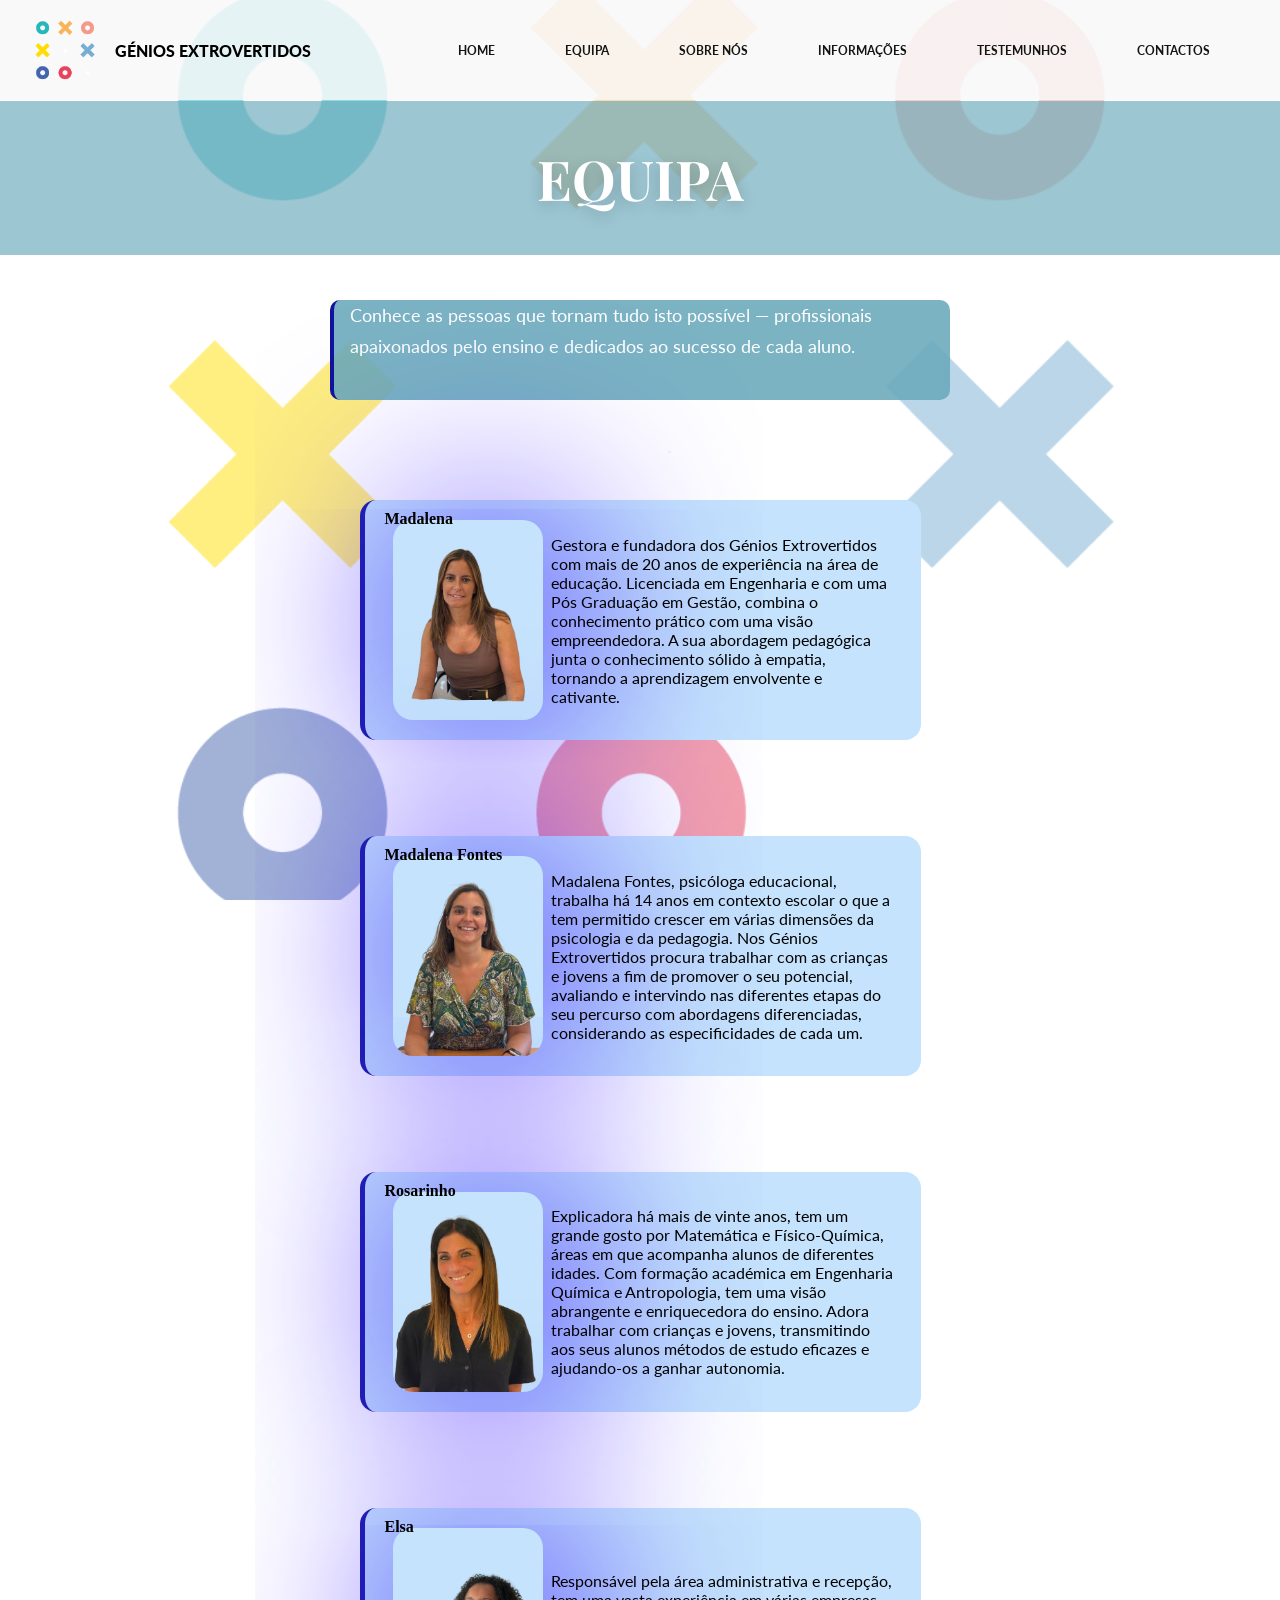
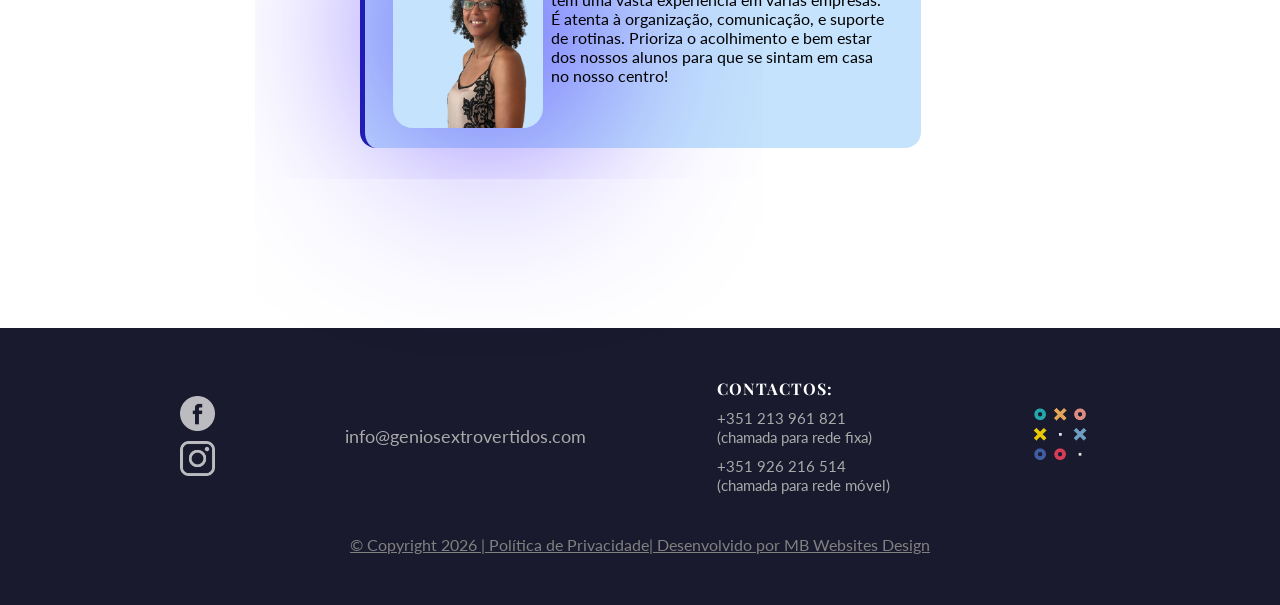
<file: equipa.html>
<!DOCTYPE html>
<html lang="en">
<head>
    <meta charset="UTF-8">
    <meta name="viewport" content="width=device-width, initial-scale=1.0">
    <title>Génios Extrovertidos</title>
    <link rel="icon" href="img/logo_genios_extorvertidos.png">
    <link rel="preconnect" href="https://fonts.googleapis.com">
    <link rel="preconnect" href="https://fonts.gstatic.com" crossorigin>
    <link href="https://fonts.googleapis.com/css2?family=Playfair+Display:wght@600;700&family=Lato:wght@400;700&display=swap" rel="stylesheet">
    <link rel="stylesheet" href="equipa.css">
    <link rel="stylesheet" href="hamburger.css">
    <link rel="stylesheet" href="https://cdnjs.cloudflare.com/ajax/libs/font-awesome/6.5.0/css/all.min.css">
    <link rel="stylesheet" href="nomepoliticas.css">
</head>
<body>
<header>
    <div class="logo">
        <img src="img/logo_genios_extorvertidos.png" alt="">
        <span>GÉNIOS EXTROVERTIDOS</span>
    </div>

    <button class="hamburger" id="hamburger">
        <span></span>
        <span></span>
        <span></span>
    </button>

    <nav id="nav-menu">
        <a href="index.html">HOME</a>
        <a href="equipa.html">EQUIPA</a>
        <a href="about.html">SOBRE NÓS</a>
        <a href="informacao.html">INFORMAÇÕES</a>
        <a href="testemunhos.html">TESTEMUNHOS</a>
        <a href="contatos.html">CONTACTOS</a>
    </nav>
</header>

    <section id="team">
        <div class="section-icon">
            <h2>EQUIPA</h2>
            <p class="team-subtitulo">Conhece as pessoas que tornam tudo isto possível — profissionais apaixonados pelo ensino e dedicados ao sucesso de cada aluno.</p>
        </div>

        <div class="cards-row">
            <div class="info-card">
                <div class="nameinfo">
                <strong class="namecard">Madalena</strong>
                </div>
                <img src="img/madalena 1.png" alt="">
                <span>Gestora e fundadora dos Génios Extrovertidos com mais de 20 anos de experiência na área de educação. Licenciada em Engenharia e com uma Pós Graduação em Gestão, combina o conhecimento prático com uma visão empreendedora. A sua abordagem pedagógica junta o conhecimento sólido à empatia, tornando a aprendizagem envolvente e cativante.</span>
            </div>
            <div class="info-card">
                <div class="nameinfo">
                <strong class="namecard"> Madalena Fontes</strong>
                </div>
                <img src="img/madalena 2.png" alt="">
                <span>Madalena Fontes, psicóloga educacional, trabalha há 14 anos em contexto escolar o que a tem permitido crescer em várias dimensões da psicologia e da pedagogia.
                        Nos Génios Extrovertidos procura trabalhar com as crianças e jovens a fim de promover o seu potencial, avaliando e intervindo nas diferentes etapas do seu percurso com abordagens diferenciadas, considerando as especificidades de cada um.</span>
            </div>
            <div class="info-card">
               <div class="nameinfo">
                <strong class="namecard">Rosarinho</strong>
                </div>
                <img src="img/rosarinho.png" alt="">
                <span>Explicadora há mais de vinte anos, tem um grande gosto por Matemática e Físico-Química, áreas em que acompanha alunos de diferentes idades.
                  Com formação académica em Engenharia Química e Antropologia, tem uma visão abrangente e enriquecedora do ensino.
                     Adora trabalhar com crianças e jovens, transmitindo aos seus alunos métodos de estudo eficazes e ajudando-os a ganhar autonomia.</span>
            </div>
            <div class="info-card">
              <div class="nameinfo">
                <strong class="namecard">Elsa</strong>
                </div>
                <img src="img/elsa.png" alt="">
                <span>Responsável pela área administrativa e recepção, tem uma vasta experiência em várias empresas. É atenta à organização, comunicação, e suporte de rotinas. Prioriza o acolhimento e bem estar dos nossos alunos para que se sintam em casa no nosso centro!</span>
            </div>
        </div>
    </section>

    <footer>
        <div class="holder_footer">
            <div class="icons">
                <div class="icon">
                    <img onclick="facebook()" src="img/icon_facebook.png" alt="">
                </div>
                <div class="icon">
                    <img onclick="instagram()" src="img/icon_instagram.png" alt="">
                </div>
            </div>
            <div class="email">
                <div class="gmail">
                    <a href="mailto:info@geniosextrovertidos.com">info@geniosextrovertidos.com</a>
                </div>
            </div>
            <div class="contacos">
                <div class="holdercontact">
                    <div class="wordcontact">
                        <span>CONTACTOS:</span>
                    </div>
                    <div class="numero">
                        <span>+351 213 961 821</span><br>
                        <span>(chamada para rede fixa)</span>
                    </div>
                    <div class="numero">
                        <span>+351 926 216 514</span><br>
                        <span>(chamada para rede móvel)</span>
                    </div>
                </div>
            </div>
            <div class="logo_footer">
                <img src="img/logo_genios_extorvertidos.png" alt="">
            </div>
            <div class="politicas" >
            <a href="politicas.html">© Copyright 2026 | Política de Privacidade| Desenvolvido por MB Websites Design</a>
          </div>
        </div>
    </footer>
    <script src="script.js"></script>
</body>
</html>
</file>
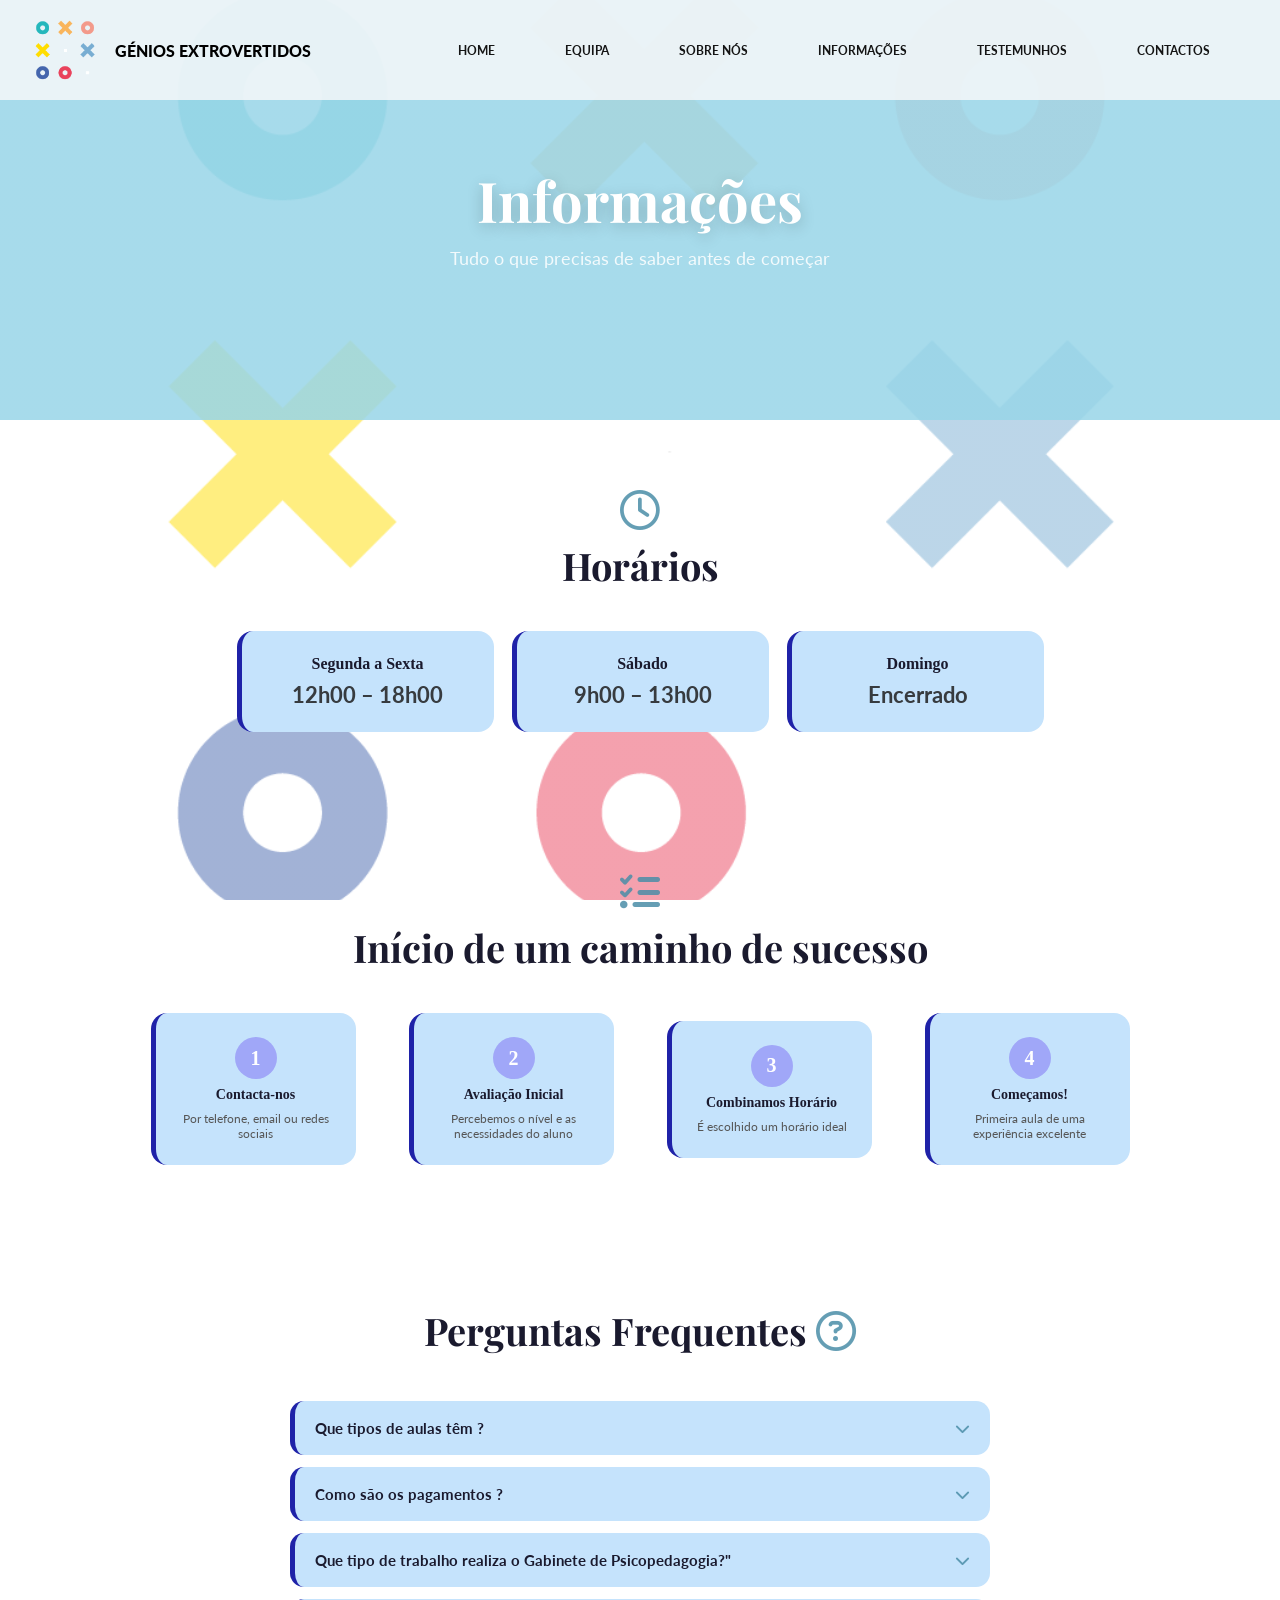
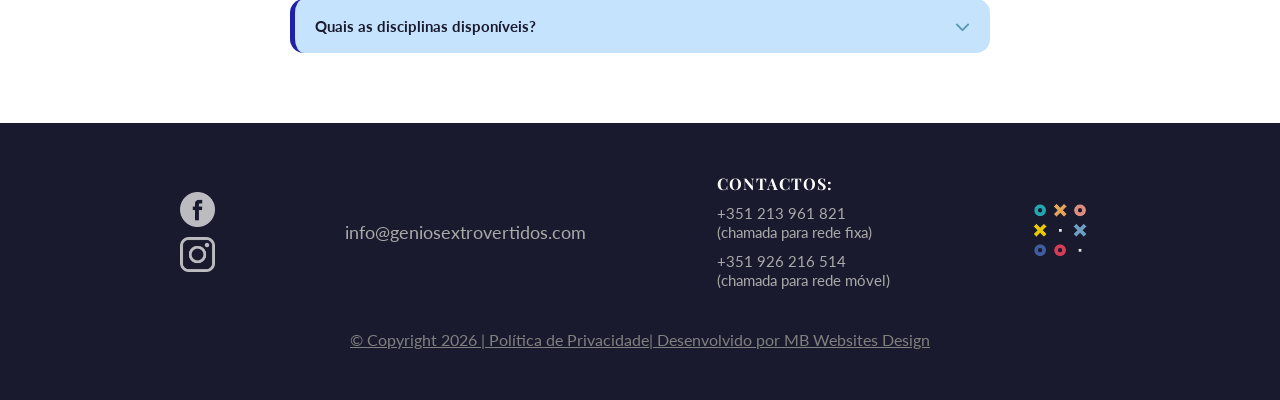
<file: informacao.html>
<!DOCTYPE html>
<html lang="pt">
<head>
    <meta charset="UTF-8">
    <meta name="viewport" content="width=device-width, initial-scale=1.0">
    <title>Génios Extrovertidos</title>
    <link rel="icon" href="img/logo_genios_extorvertidos.png">
    <link rel="preconnect" href="https://fonts.googleapis.com">
    <link rel="preconnect" href="https://fonts.gstatic.com" crossorigin>
    <link href="https://fonts.googleapis.com/css2?family=Playfair+Display:wght@600;700&family=Lato:wght@400;700&display=swap" rel="stylesheet">
    <link rel="stylesheet" href="https://cdnjs.cloudflare.com/ajax/libs/font-awesome/6.5.0/css/all.min.css">
    <link rel="stylesheet" href="informacao.css">
    <link rel="stylesheet" href="hamburger.css">
    <link rel="stylesheet" href="nomepoliticas.css">
</head>
<body>

    <header>
    <div class="logo">
        <img src="img/logo_genios_extorvertidos.png" alt="">
        <span>GÉNIOS EXTROVERTIDOS</span>
    </div>

    <button class="hamburger" id="hamburger">
        <span></span>
        <span></span>
        <span></span>
    </button>

    <nav id="nav-menu">
        <a href="index.html">HOME</a>
        <a href="equipa.html">EQUIPA</a>
        <a href="about.html">SOBRE NÓS</a>
        <a href="informacao.html">INFORMAÇÕES</a>
        <a href="testemunhos.html">TESTEMUNHOS</a>
        <a href="contatos.html">CONTACTOS</a>
    </nav>
</header>

    <!-- HERO -->
    <section id="info-hero">
        <div class="info-hero-content">
            <h1>Informações</h1>
            <p>Tudo o que precisas de saber antes de começar</p>
        </div>
    </section>

    <!-- HORÁRIOS -->
    <section id="horarios">
        <div class="section-container">
            <div class="section-icon"><i class="fa-regular fa-clock"></i></div>
            <h2>Horários</h2>
            <div class="cards-row">
                <div class="info-card">
                    <strong>Segunda a Sexta</strong>
                    <span>12h00 – 18h00</span>
                </div>
                <div class="info-card">
                    <strong>Sábado</strong>
                    <span>9h00 – 13h00</span>
                </div>
                <div class="info-card">
                    <strong>Domingo</strong>
                    <span>Encerrado</span>
                </div>
            </div>
        </div>
    </section>

    

    <!-- COMO FUNCIONA -->
    <section id="como-funciona">
        <div class="section-container">
            <div class="section-icon"><i class="fa-solid fa-list-check"></i></div>
            <h2>Início de um caminho de sucesso</h2>
            <div class="steps-row">
                <div class="step">
                    <div class="step-numero">1</div>
                    <strong>Contacta-nos</strong>
                    <span>Por telefone, email ou redes sociais</span>
                </div>
                <div class="step-seta"><i class="fa-solid fa-arrow-right"></i></div>
                <div class="step">
                    <div class="step-numero">2</div>
                    <strong>Avaliação Inicial</strong>
                    <span>Percebemos o nível e as necessidades do aluno</span>
                </div>
                <div class="step-seta"><i class="fa-solid fa-arrow-right"></i></div>
                <div class="step">
                    <div class="step-numero">3</div>
                    <strong>Combinamos Horário</strong>
                    <span>É escolhido um horário ideal</span>
                </div>
                <div class="step-seta"><i class="fa-solid fa-arrow-right"></i></div>
                <div class="step">
                    <div class="step-numero">4</div>
                    <strong>Começamos!</strong>
                    <span>Primeira aula de uma experiência excelente</span>
                </div>
            </div>
        </div>
    </section>

    <!-- FAQ -->
    <section id="faq">
        <div class="section-container">
            <div class="section-icon">
            <h2>Perguntas Frequentes <i class="fa-regular fa-circle-question"></i></h2>
            </div>
            <div class="faq-lista">
                <div class="faq-item">
                    <div class="faq-pergunta" onclick="toggleFaq(this)">
                        <span>Que tipos de aulas têm ?</span>
                        <i class="fa-solid fa-chevron-down"></i>
                    </div>
                    <div class="faq-resposta">
                        <p>- Exp. Individual - Para uma aprendizagem focada no aluno e ao seu ritmo.</p>
                          <p> - Exp. em grupo - Apenas 2 alunos com características semelhantes, que se podem ajudar durante a explicação.</p> 
                          <p>- Estudo Acompanhado - Grupo de alunos (máximo 5) que durante 1,5 horas organizam o estudo, revêem matérias, e preparam-se para os testes, na presença de um explicador que os orienta.</p>

                    </div>
                </div>
                <div class="faq-item">
                    <div class="faq-pergunta" onclick="toggleFaq(this)">
                        <span>Como são os pagamentos ?</span>
                        <i class="fa-solid fa-chevron-down"></i>
                    </div>
                    <div class="faq-resposta">
                        <p>os pagamentos são feitos através de uma mensalidade, que engloba as aulas normais acordadas (por ex. 1 vez por semana) e um reforço na época de testes </p>
                    </div>
                </div>
                <div class="faq-item">
                    <div class="faq-pergunta" onclick="toggleFaq(this)">
                        <span>Que tipo de trabalho realiza o Gabinete de Psicopedagogia?"</span>
                        <i class="fa-solid fa-chevron-down"></i>
                    </div>
                    <div class="faq-resposta">
                        <p>O Gabinete de Psicopedagogia trabalha em estreita articulação com a equipa pedagógica. Realiza avaliações psicopedagógicas, trabalho especializado em dificuldades de aprendizagem, processos de orientação vocacional, aconselhamento parental, entre outros."</p>
                    </div>
                </div>
                <div class="faq-item">
                    <div class="faq-pergunta" onclick="toggleFaq(this)">
                        <span>Quais as disciplinas disponíveis?</span>
                        <i class="fa-solid fa-chevron-down"></i>
                    </div>
                    <div class="faq-resposta">
                        <p>Temos explicadores para as disciplinas do 1º ao 3º ciclo, incluindo preparação para exames nacionais.</p>
                    </div>
                </div>
            </div>
        </div>
    </section>
    <!-- CONTACTO / ENVIAR MENSAGEM -->


     <footer>
      <div class="holder_footer">
          <div class="icons">
            <div class="icon">
              <img onclick="facebook()" src="img/icon_facebook.png" alt="">
            </div>
            <div class="icon">
              <img onclick="instagram()" src="img/icon_instagram.png" alt="">
            </div>
          </div> 
            
          <div class="email">
            <div class="gmail">
              <a href="https://mail.google.com/mail/u/0/#inbox?compose=GTvVlcSDbhDwbflNLjhKWgWfqPTfTsCJnQBxmtSkKrNDfWVfqZZFkCjFpGsPdZZqDRpZcMqLCcjfl">info@geniosextrovertidos.com</a>
            </div>
          </div>
          <div class="contacos">
            <div class="holdercontact">
            <div class="wordcontact">
             <span>CONTACTOS:</span> 
            </div>
            <div class="numero">
              <span>+351 213 961 821</span><br>
              <span>(chamada para rede fixa)</span>
            </div>
            <div class="numero">
              <span>+351 926 216 514</span><br>
              <span>(chamada para rede móvel)</span>
            </div>
          </div>
        </div>
          <div class="logo_footer">
            <img src="img/logo_genios_extorvertidos.png" alt="">
          </div>
          <div class="politicas" >
            <a href="politicas.html">© Copyright 2026 | Política de Privacidade| Desenvolvido por MB Websites Design</a>
          </div>
      </div>
    </footer>
    <script src="script.js"></script>
</body>
</html>
</file>
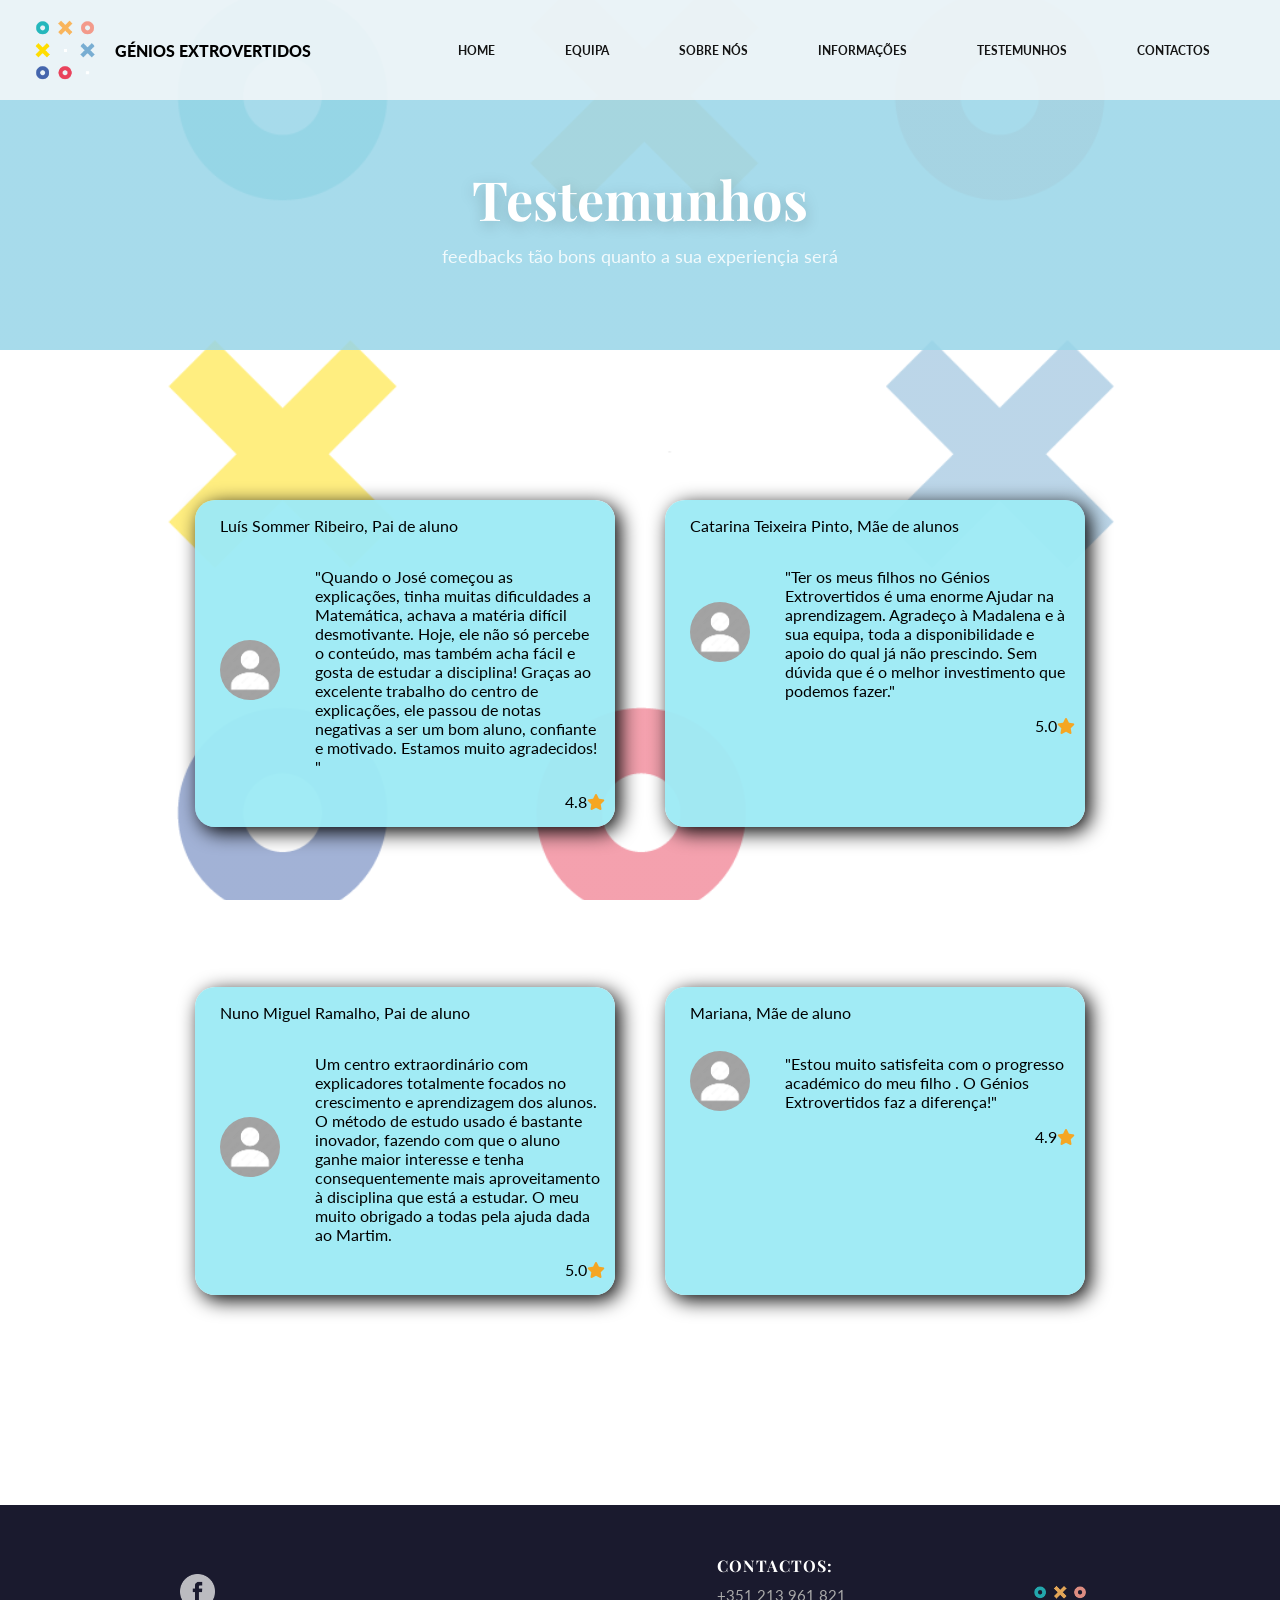
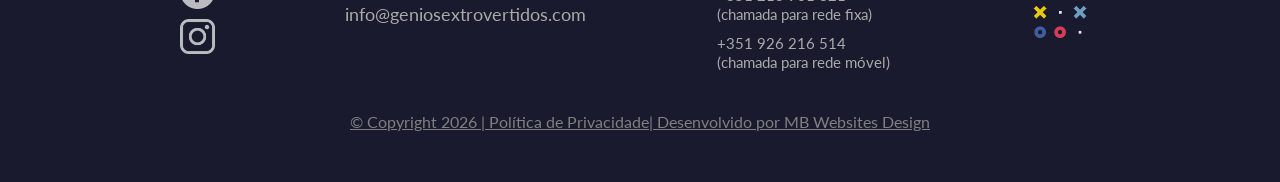
<file: testemunhos.html>
<!doctype html>
<html lang="en">
  <head>
    <meta charset="UTF-8" />
    <meta name="viewport" content="width=device-width, initial-scale=1.0" />
    <title>Génios Extrovertidos</title>
    <link rel="icon" href="img/logo_genios_extorvertidos.png" />
    <link rel="preconnect" href="https://fonts.googleapis.com" />
    <link rel="preconnect" href="https://fonts.gstatic.com" crossorigin />
    <link
      href="https://fonts.googleapis.com/css2?family=Playfair+Display:wght@600;700&family=Lato:wght@400;700&display=swap"
      rel="stylesheet"
    />
    <link
      rel="stylesheet"
      href="https://cdnjs.cloudflare.com/ajax/libs/font-awesome/6.5.0/css/all.min.css"
    />
    <link rel="stylesheet" href="testemunhos.css" />
    <link rel="stylesheet" href="hamburger.css">
   <link rel="stylesheet" href="nomepoliticas.css">
  </head>
  <body>
    <header>
    <div class="logo">
        <img src="img/logo_genios_extorvertidos.png" alt="">
        <span>GÉNIOS EXTROVERTIDOS</span>
    </div>

    <button class="hamburger" id="hamburger">
        <span></span>
        <span></span>
        <span></span>
    </button>

    <nav id="nav-menu">
        <a href="index.html">HOME</a>
        <a href="equipa.html">EQUIPA</a>
        <a href="about.html">SOBRE NÓS</a>
        <a href="informacao.html">INFORMAÇÕES</a>
        <a href="testemunhos.html">TESTEMUNHOS</a>
        <a href="contatos.html">CONTACTOS</a>
    </nav>
</header>
    <!-- HERO -->
    <section id="info-hero">
      <div class="info-hero-content">
        <h1>Testemunhos</h1>
        <p>feedbacks tão bons quanto a sua experiençia será</p>
      </div>
    </section>
    <section id="testemunhos">
      <div class="allcards">
        <div class="holderall">
          <div class="card">
            <div class="name">
              <p>Luís Sommer Ribeiro, Pai de aluno</p>
            </div>
            <div class="holdermidle">
              <div class="img-testemunho">
                <img src="img/unknow-logo.jpg" alt="" />
              </div>
              <div class="texto-testemunho">
                <p>
                  "Quando o José começou as explicações, tinha muitas dificuldades a Matemática, achava a matéria difícil desmotivante.
                  Hoje, ele não só percebe o conteúdo, mas também acha fácil e gosta de estudar a disciplina! Graças ao excelente trabalho do centro de explicações, ele passou de notas negativas a ser um bom aluno,
                  confiante e motivado. Estamos muito agradecidos! "
                </p>
              </div>
            </div>
            <div class="avaliacao">
              <p>4.8<i class="fa-solid fa-star"></i></p>
            </div>
          </div>
          <div class="card">
            <div class="name">
              <p>Catarina Teixeira Pinto, Mãe de alunos</p>
            </div>
            <div class="holdermidle">
              <div class="img-testemunho">
                <img src="img/unknow-logo.jpg" alt="" />
              </div>
              <div class="texto-testemunho">
                <p>
                  "Ter os meus filhos no Génios Extrovertidos é uma enorme Ajudar
                  na aprendizagem. Agradeço à Madalena e à sua equipa, toda a disponibilidade
                  e apoio do qual já não prescindo. Sem dúvida que é o melhor investimento que 
                  podemos fazer."
                </p>
              </div>
            </div>
            <div class="avaliacao">
              <p>5.0<i class="fa-solid fa-star"></i></p>
            </div>
          </div>
        </div>
        <div class="holderall">
          <div class="card">
            <div class="name">
              <p>Nuno Miguel Ramalho, Pai de aluno</p>
            </div>
            <div class="holdermidle">
              <div class="img-testemunho">
                <img src="img/unknow-logo.jpg" alt="" />
              </div>
              <div class="texto-testemunho">
                <p>
                  Um centro extraordinário com explicadores totalmente focados no crescimento e aprendizagem dos alunos.
                  O método de estudo usado é bastante inovador, fazendo com que o aluno ganhe maior interesse e tenha consequentemente mais aproveitamento à disciplina que está a estudar. O meu muito obrigado a todas pela ajuda dada ao Martim.
                </p>
              </div>
            </div>
            <div class="avaliacao">
              <p>5.0<i class="fa-solid fa-star"></i></p>
            </div>
          </div>
          <div class="card">
            <div class="name">
              <p>Mariana, Mãe de aluno</p>
            </div>
            <div class="holdermidle">
              <div class="img-testemunho">
                <img src="img/unknow-logo.jpg" alt="" />
              </div>
              <div class="texto-testemunho">
                <p>
                  "Estou muito satisfeita com o progresso académico do meu filho
                  . O Génios Extrovertidos faz a diferença!"
                </p>
              </div>
            </div>
            <div class="avaliacao">
              <p>4.9<i class="fa-solid fa-star"></i></p>
            </div>
          </div>
        </div>
      </div>
    </section>

    <footer>
      <div class="holder_footer">
        <div class="icons">
          <div class="icon">
            <img onclick="facebook() "src="img/icon_facebook.png" alt="" />
          </div>
          <div class="icon">
            <img onclick="instagram()" src="img/icon_instagram.png" alt="" />
          </div>
        </div>

        <div class="email">
          <div class="gmail">
            <a href="https://mail.google.com/mail/u/0/#inbox?compose=GTvVlcSDbhDwbflNLjhKWgWfqPTfTsCJnQBxmtSkKrNDfWVfqZZFkCjFpGsPdZZqDRpZcMqLCcjfl">info@geniosextrovertidos.com</a>
          </div>
        </div>
        <div class="contacos">
          <div class="holdercontact">
            <div class="wordcontact">
              <span>CONTACTOS:</span>
            </div>
            <div class="numero">
              <span>+351 213 961 821</span><br />
              <span>(chamada para rede fixa)</span>
            </div>
            <div class="numero">
              <span>+351 926 216 514</span><br />
              <span>(chamada para rede móvel)</span>
            </div>
          </div>
        </div>
        <div class="logo_footer">
          <img src="img/logo_genios_extorvertidos.png" alt="" />
        </div>
         <div class="politicas">
            <a href="politicas.html">© Copyright 2026 | Política de Privacidade| Desenvolvido por MB Websites Design</a>
          </div>
      </div>
    </footer>
    <script src="script.js"></script>
  </body>
</html>
</file>
<file: equipa.css>
html { scroll-behavior: smooth; }

body {
    margin: 0;
    background-image: url('img/logo_genios_extorvertidos.png');
    background-size: 160vh;
    background-position: center;
    background-attachment: fixed;
}
section {
  background: linear-gradient(rgba(255,255,255,0.5), rgba(255,255,255,0.5));
}

h1, h2, h3 { font-family: "Playfair Display", serif; }
p, a, span, li { font-family: "Lato", sans-serif; }

header {
    z-index: 1000;
    display: flex;
    justify-content: space-between;
    align-items: center;
    position: fixed;
    background-color: rgba(248, 248, 249, 0.826);
    width: 100%;
    height: 100px;
}
.logo img {
    height: auto;
    width: 90px;
    margin-left: 20px;
}
.logo span {
    font-weight: 900;
    font-family: "Lato", sans-serif;
}
.logo {
    display: flex;
    align-items: center;
    gap: 5px;
}
header a {
    text-decoration: none;
    font-weight: 700;
    font-size: 12px;
    color: rgb(20, 20, 20);
    transition: color 0.3s ease;
}
header nav {
    display: flex;
    gap: 70px;           /* ← alinhado com o principal */
    margin-right: 70px;  /* ← alinhado com o principal */
}
header nav a:hover { 
  text-decoration: overline;
 }
  .hamburger {
        display: none;
    }
#team{
    height: 100vh;
    padding-top: 55px; 
    height: auto;
    padding-bottom: 120px;

}
.section-icon h2{
    display: flex;
    justify-content: center;
    align-items: center;
    font-size: 50px;
    width: 100%;
    padding: 40px 0px;   /* ← substituí o height: 30vh por padding */
    background-color: rgba(104, 168, 187, 0.651);
    text-shadow: 0 4px 16px rgba(0,0,0,0.2);
    color: white;
}
.team-subtitulo {
    text-align: center;
    font-size: 18px;
    color: #ffffff;
    max-width: 600px;
    margin: 0 auto 40px auto;
    line-height: 1.7;
    border-left: 4px solid rgba(3, 0, 154, 0.89);
    padding-left: 16px;
    text-align: left;
    width: auto;
    height: 100px;
    background-color: rgba(104, 168, 187, 0.874);
    border-radius: 10px;
}
.team-subtitulo p{
  text-shadow: 0 4px 16px rgba(0,0,0,0.2);
}
.cards-row {
    display: flex;
    justify-content: center;
    gap: 24px;
    flex-wrap: wrap;
    padding: 20px  /* ← adiciona padding-bottom */
}
.info-card {
    background-color:#c5e3fc;
    border-left: solid 5px   rgba(3, 0, 154, 0.85) ;
    border-radius: 16px;
    padding: 24px 36px;
    display: flex;
    justify-content: center;
    align-items: center;
    gap: 8px;
    width: 500px;
    height: auto;
    margin: 40px;
    position: relative;
}

.nameinfo {
    position: absolute;
    top: 10px;
    left: 10px;
    z-index: 1;
    padding: 0px 10px;
    border-radius: 8px;
}

.info-card strong { font-size: 16px; color: #000000; }
.info-card img {
     height: auto;
     width: 150px;
    border-radius: 20px;
    box-shadow: 20px  0px 200px rgb(38, 0, 255);
    
 }
footer {
  background-color: #1a1a2e;
  padding: 50px 40px;
}

.holder_footer {
  display: flex;
  justify-content: space-evenly;
  align-items: center;
  flex-wrap: wrap;
  gap: 40px;
  max-width: 1100px;
  margin: 0 auto;
}

/* ÍCONES REDES SOCIAIS */
.icons {
  display: flex;
  flex-direction: column;
  gap: 10px;
}

.icon {
  display: flex;
  align-items: center;
}

.icons img {
  height: 35px;
  width: auto;
  filter: brightness(0) invert(1);
  opacity: 0.7;
  transition: opacity 0.3s ease;
}

.icon img:hover {
  opacity: 1;
}

/* EMAILS */
.email {
  display: flex;
  align-items: center;
  gap: 10px;
}

.gmail a {
  text-decoration: none;
  color: #aaa;
  font-family: "Lato", sans-serif;
  font-size: 18px;
  transition: color 0.3s ease;
}

.gmail a:hover {
  color: #f5a623;
}

/* CONTACTOS */
.contacos {
  display: flex;
  flex-direction: column;
}

.holdercontact {
  display: flex;
  flex-direction: column;
  gap: 10px;
}

.wordcontact span {
  color: white;
  font-family: "Playfair Display", serif;
  font-size: 16px;
  font-weight: 700;
  letter-spacing: 1px;
}

.numero span {
  color: #aaa;
  font-family: "Lato", sans-serif;
  font-size: 15px;
}

/* LOGO */
.logo_footer img {
  height: 80px;
  width: auto;
  opacity: 0.9;
}
/* Monitor grande (4K / ultrawide) */
@media (min-width: 1600px) {
    header a {
        font-size: 12px; /* estava correto */
    }
    header nav {
        gap: 70px;
        margin-right: 70px;
    }
    .logo img { width: 120px; }

    #team { padding-top: 40px; }
    .section-icon h2 { font-size: 70px; }
    .info-card { padding: 32px 48px; min-width: 220px; }
    .info-card strong { font-size: 20px; }
    .info-card img { width: 130px; }
    .gmail a { font-size: 22px; }
    .wordcontact span { font-size: 20px; }
    .numero span { font-size: 18px; }
    .logo_footer img { height: 110px; }
}

/* Desktop padrão (1280px–1599px) */
@media (min-width: 1280px) and (max-width: 1599px) {
    header a {
        font-size: 12px; /* CORRIGIDO: estava 15px, principal usa 12px */
    }
    header nav {
        gap: 70px;         /* CORRIGIDO: estava 80px */
        margin-right: 70px; /* CORRIGIDO: estava 80px */
    }
    .section-icon h2 { font-size: 55px; }
}

/* Desktop pequeno / portátil grande */
@media (max-width: 1280px) {
    header nav {
    margin-right: 70px;
    gap: 70px;
     }
    .cards-row { gap: 16px; }
    .info-card { padding: 20px 28px; min-width: 160px; }
}

/* Portátil (13"–15") */
@media (max-width: 1024px) {
    header nav {
        gap: 30px;           /* CORRIGIDO: estava 24px */
        margin-right: 30px;  
    }
    header a {
        font-size: 14px; /* CORRIGIDO: estava 11px; principal usa 14px */
    }
    .logo img { width: 75px; }

    #team { padding-top: 120px; }
    .section-icon h2 { font-size: 40px; }
    .info-card { padding: 18px 24px; min-width: 140px; }
    .info-card img { width: 80px; }
    .gmail a { font-size: 16px; }
    .logo_footer img { height: 65px; }
}

/* Tablet deitado */
@media (max-width: 900px) {
    header nav {
        gap: 20px;           /* CORRIGIDO: estava 16px */
        margin-right: 20px;  /* CORRIGIDO: estava 16px */
    }
    .cards-row { gap: 16px; padding: 0 20px; }
    .info-card { min-width: 120px; padding: 16px 20px; }
}

/* Tablet em pé */
@media (max-width: 768px) {
    .section-icon h2 { font-size: 34px; }
    .info-card { min-width: 100px; padding: 14px 16px; }
    .info-card strong { font-size: 14px; }
    .info-card img { width: 70px; }
    .holder_footer { gap: 24px; }
    .gmail a { font-size: 15px; }
    .numero span { font-size: 13px; }
    .logo_footer img { height: 60px; }
}

/* Mobile grande */
@media (max-width: 600px) {
    header {
        height: 60px; /* ← altura fixa no mobile */
        flex-direction: row;
        justify-content: space-between;
        align-items: center;
        padding: 0;
    }
      
      header nav.open {
        display: flex;
        
    }

    .logo img {
        width: 40px;
        margin-left: 12px;
    }


    .logo span {
        font-size: 10px;
    }
    

  
    .hamburger {
          
      margin-right: 50px !important;
  
        
    }
      header nav {
        display: none;
        flex-direction: column;
        position: absolute;
        top: 60px; /* ← igual à altura do header */
        left: 0;
        width: 100%;
        background-color: rgba(248, 248, 249, 0.97);
        padding: 20px 0;
        gap: 0;
        margin-right: 0;
        box-shadow: 0 4px 12px rgba(0,0,0,0.1);
        z-index: 999;
    }


    header nav a {
        padding: 14px 24px;
        font-size: 14px;
        border-bottom: 1px solid rgba(0,0,0,0.07);
    }

    header nav a:hover {
        background-color: rgba(197, 227, 252, 0.5);
        text-decoration: none;
    }
    .info-card {
        width: 90vw;
        margin: 10px auto;
        padding: 16px;
        flex-direction: column;
        align-items: flex-start;
    }

    .info-card img {
        width: 100px;
        margin: 0 auto;
    }

    .cards-row {
        flex-direction: column;
        align-items: center;
        padding: 10px 16px;
        gap: 10px;
    }

    .team-subtitulo {
        width: 90vw;
        height: auto;           /* ← tira o height: 100px fixo */
        margin: 0 auto 20px auto;
        font-size: 14px;
    }

       #team { 
        padding-top: 80px; /* ← era 180px, muito exagerado */
    }
    .section-icon h2 { font-size: 28px; padding: 0 16px; text-align: center; }
    .cards-row { flex-direction: column; align-items: center; gap: 14px; padding: 0 16px; }
    .info-card { width: 85vw; min-width: unset; padding: 16px 20px; }
    footer { padding: 36px 24px; }
   .holder_footer {
    flex-direction: column;
    text-align: center;
    gap: 25px;
}

.icons {
    flex-direction: row;
    justify-content: center;
    gap: 15px;
}

.email {
    justify-content: center;
}

.contacos {
    align-items: center;
}
  
}

/* Mobile pequeno */
@media (max-width: 400px) {
    .logo img { width: 65px; } /* CORRIGIDO: estava 65px; principal usa 70px */
    .logo span { font-size: 13px; }
    header a { font-size: 13px; }
    #team {padding-top: 40px;} /* CORRIGIDO: estava 12px; principal usa 13px */
    .section-icon h2 { font-size: 24px; }
    .team-subtitulo{width: 350px;}
    .info-card { width: 50vw; padding: 12px 14px; }
    .info-card span{
        font-size: 10px;
        padding: 8px;
    }
  
    header {
        height: 60px;
    }
    .hamburger {
        margin-right: 20px;
    }

    .info-card img { width: 90px;}
    .info-card strong { font-size: 11px; }
    .logo_footer img { height: 50px; }
    .gmail a { font-size: 13px; }
    .numero span { font-size: 12px; }
     .info-card {
        width: 72vw;
        margin: 8px auto;
        padding: 12px;
    }

    .team-subtitulo {
        width: 92vw;
        height: auto;
    }
}
</file>
<file: hamburger.css>
.hamburger {
    display: none;
    flex-direction: column;
    gap: 4px;
    background: none;
    border: none;
    cursor: pointer;
    padding: 6px;
    border-radius: 6px;
    margin-right: 16px;
}
.hamburger span {
    display: block;
    width: 20px;
    height: 2px;
    background-color: #1a1a2e;
    border-radius: 2px;
    transition: all 0.3s cubic-bezier(0.4, 0, 0.2, 1);
}
.hamburger.open span:nth-child(1) { transform: translateY(6px) rotate(45deg); }
.hamburger.open span:nth-child(2) { opacity: 0; transform: scaleX(0); }
.hamburger.open span:nth-child(3) { transform: translateY(-6px) rotate(-45deg); }

@media (max-width: 600px) {
    header {
        flex-direction: row;
        justify-content: space-between;
        align-items: center;
        height: 60px;
    }
    .logo img { width: 40px; margin-left: 12px; }
    .logo span { font-size: 10px; }
    .hamburger { display: flex; }

    header nav {
        display: flex;
        flex-direction: column;
        position: absolute;
        top: 60px;
        left: 0;
        width: 100%;
        background: rgba(255, 255, 255, 0);
        border-bottom: 1px solid rgba(2, 2, 2, 0);
        z-index: 999;
        transform: translateY(-110%);
        transition: transform 0.3s cubic-bezier(0.4, 0, 0.2, 1);
         pointer-events: none;   
    }
    header nav.open {
        transform: translateY(0);       /* ← só isto, sem display */
        pointer-events: all;
         background: rgba(255, 255, 255, 0.884);
    }
    header nav a {
        padding: 13px 20px;
        font-size: 13px;
        border-bottom: 1px solid rgba(0,0,0,0.06);
    }
    header nav a:last-child { border-bottom: none; }
    header nav a:hover {
        background: rgba(197, 227, 252, 0.89);
        text-decoration: none;
    }
}
</file>
<file: nomepoliticas.css>
.politicas a{
    color: grey;
}
</file>
<file: informacao.css>
html{

    scroll-behavior: smooth;
}

body{
    margin: 0;
    background-image: url('img/logo_genios_extorvertidos.png');
    background-size:160vh;
    background-position: center;  
    background-attachment: fixed; /* imagem fica parada ao fazer scroll */
}
section{
  background: linear-gradient(rgba(255, 255, 255, 0.5), rgba(255, 255, 255, 0.5)); 

}
h1, h2, h3 {
  font-family: "Playfair Display", serif;
}

p, a, span, li {
  font-family: "Lato", sans-serif;
}

header{
z-index: 1000;
display: flex;
justify-content: space-between;
align-items: center;
position: fixed;
background-color: rgba(248, 248, 249, 0.826);
width: 100%;
height: 100px;

}
.logo img{
height: auto;
width: 90px;
margin-left: 20px;

}
.logo span{
    font-weight: 900;
    font-family: "Lato", sans-serif;
}
.logo{
    display: flex;
    align-items: center;
    gap: 5px;
}

header a {
text-decoration: none;
font-weight: 700;
gap: 150px;
font-size: 12px;
color: rgb(20, 20, 20);
margin-right: 70px;
transition: color 0.3s ease;
margin-right: 70px  ;


}
header nav{
    display: flex;
}

header nav a:hover{
    text-decoration: overline;
    
}

/* HERO */
#info-hero {
    height: 30vh;
    background-color: rgba(47, 171, 208, 0.85);
    display: flex;
    align-items: center;
    justify-content: center;
    text-align: center;
    padding-top: 80px;
  
}
#info-hero h1 {
    font-size: 64px;
    color: white;
    margin: 0;
    text-shadow: 0 4px 16px rgba(0,0,0,0.2);
}
#info-hero p {
    font-size: 18px;
    color: rgba(255,255,255,0.85);
    margin: 10px 0 0;
}

/* SECÇÕES */
section { padding: 70px 40px; }

.section-container {
    max-width: 1000px;
    margin: 0 auto;
    text-align: center;
}

.section-icon i{
    font-size: 40px;
    color: rgba(74, 141, 167, 0.85);
    margin-bottom: 10px;
}

.section-container h2 {
    font-size: 42px;
    color: #1a1a2e;
    margin: 0 0 40px;
}

/* CARDS GENÉRICOS */
.cards-row {
    display: flex;
    justify-content: center;
    gap: 24px;
    flex-wrap: wrap;
}

.info-card {
     background-color:#c5e3fc;
    border-left: solid 5px   rgba(3, 0, 154, 0.85) ;
    border-radius: 16px;
    padding: 24px 36px;
    display: flex;
    flex-direction: column;
    gap: 8px;
    min-width: 180px;
}
.info-card strong { font-size: 16px; color: #1a1a2e; }
.info-card span { font-size: 22px; font-weight: 700; color: rgba(29, 29, 29, 0.85); }

/* PREÇOS */

/* COMO FUNCIONA */
.steps-row {
    display: flex;
    justify-content: center;
    align-items: center;
    gap: 16px;
    flex-wrap: wrap;
}
.step {
     background-color:#c5e3fc;
    border-left: solid 5px   rgba(3, 0, 154, 0.85) ;
    border-radius: 16px;
    padding: 24px 20px;
    display: flex;
    flex-direction: column;
    align-items: center;
    gap: 8px;
    width: 160px;
}
.step-numero {
    width: 42px;
    height: 42px;
    border-radius: 50%;
    background-color:#a0a7f8;
    color: white;
    font-size: 20px;
    font-weight: 700;
    display: flex;
    align-items: center;
    justify-content: center;
}
.step strong { font-size: 14px; color: #1a1a2e; }
.step span { font-size: 12px; color: #555; text-align: center; }
.step-seta { font-size: 24px; color: white; }

/* FAQ */
.faq-lista {
    display: flex;
    flex-direction: column;
    gap: 12px;
    text-align: left;
    max-width: 700px;
    margin: 0 auto;
}
.faq-item {
     background-color:#c5e3fc;
    border-left: solid 5px   rgba(3, 0, 154, 0.85) ;
    border-radius: 14px;
    overflow: hidden;
}
.faq-pergunta {
    display: flex;
    justify-content: space-between;
    align-items: center;
    padding: 18px 20px;
    cursor: pointer;
    font-weight: 700;
    font-size: 15px;
    color: #1a1a2e;
}
.faq-pergunta i {
    transition: transform 0.3s;
    color: rgba(74, 141, 167, 0.85);
}
.faq-item.aberto .faq-pergunta i { transform: rotate(180deg); }
.faq-resposta {
    max-height: 0;
    overflow: hidden;
    transition: max-height 0.3s ease;
}
.faq-item.aberto .faq-resposta { max-height: 200px; }
.faq-resposta p {
    padding: 0 20px 18px;
    font-size: 14px;
    color: #444;
    margin: 0;
}


/* FOOTER — igual ao da home */
/*style fo footer */
footer {
  background-color: #1a1a2e;
  padding: 50px 40px;
}

.holder_footer {
  display: flex;
  justify-content: space-evenly;
  align-items: center;
  flex-wrap: wrap;
  gap: 40px;
  max-width: 1100px;
  margin: 0 auto;
}

/* ÍCONES REDES SOCIAIS */
.icons {
  display: flex;
  flex-direction: column;
  gap: 10px;
}

.icon {
  display: flex;
  align-items: center;
}

.icons img {
  height: 35px;
  width: auto;
  filter: brightness(0) invert(1);
  opacity: 0.7;
  transition: opacity 0.3s ease;
}

.icon img:hover {
  opacity: 1;
}

/* EMAILS */
.email {
  display: flex;
  align-items: center;
  gap: 10px;
}

.gmail a {
  text-decoration: none;
  color: #aaa;
  font-family: "Lato", sans-serif;
  font-size: 18px;
  transition: color 0.3s ease;
}

.gmail a:hover {
  color: #f5a623;
}

/* CONTACTOS */
.contacos {
  display: flex;
  flex-direction: column;
}

.holdercontact {
  display: flex;
  flex-direction: column;
  gap: 10px;
}

.wordcontact span {
  color: white;
  font-family: "Playfair Display", serif;
  font-size: 16px;
  font-weight: 700;
  letter-spacing: 1px;
}

.numero span {
  color: #aaa;
  font-family: "Lato", sans-serif;
  font-size: 15px;
}

/* LOGO */
.logo_footer img {
  height: 80px;
  width: auto;
  opacity: 0.9;
}

/* Monitor grande (4K / ultrawide) */
@media (min-width: 1600px) {
  #info-hero h1 {
    font-size: 90px;
  }

  #info-hero p {
    font-size: 24px;
  }

  .section-container h2 {
    font-size: 56px;
  }

  .info-card {
    min-width: 220px;
    padding: 30px 44px;
  }

  .info-card strong {
    font-size: 19px;
  }

  .info-card span {
    font-size: 28px;
  }

  .step {
    width: 200px;
    padding: 30px 24px;
  }

  .step strong {
    font-size: 17px;
  }

  .step span {
    font-size: 14px;
  }

  .faq-lista {
    max-width: 900px;
  }

  .faq-pergunta {
    font-size: 18px;
  }

  .faq-resposta p {
    font-size: 16px;
  }

  .logo_footer img {
    height: 100px;
  }

  footer {
    padding: 70px 60px;
  }
}

/* Desktop padrão */
@media (min-width: 1280px) and (max-width: 1599px) {
  #info-hero h1 {
    font-size: 72px;
  }

  .section-container h2 {
    font-size: 46px;
  }
}

/* Desktop pequeno */
@media (max-width: 1280px) {
  #info-hero h1 {
    font-size: 56px;
  }

  .section-container h2 {
    font-size: 38px;
  }

  .cards-row {
    gap: 18px;
  }

  .mapa-holder {
    gap: 28px;
  }
}

/* Portátil (13"–15") */
@media (max-width: 1024px) {
  #info-hero {
    height: 35vh;
  }

  #info-hero h1 {
    font-size: 46px;
  }

  #info-hero p {
    font-size: 16px;
  }

  .section-container h2 {
    font-size: 34px;
    margin-bottom: 28px;
  }

  .info-card {
    padding: 20px 28px;
    min-width: 150px;
  }

  .info-card span {
    font-size: 20px;
  }

  .step {
    width: 140px;
    padding: 20px 16px;
  }

  .faq-lista {
    max-width: 600px;
  }

  .mapa-holder {
    gap: 20px;
  }

  header a {
    margin-right: 30px;
    font-size: 14px;
  }
}

/* Tablet deitado */
@media (max-width: 900px) {
  #info-hero {
    height: auto;
    padding: 100px 30px 50px;
  }

  #info-hero h1 {
    font-size: 38px;
  }

  #info-hero p {
    font-size: 15px;
  }

  section {
    padding: 50px 24px;
  }

  .section-container h2 {
    font-size: 30px;
  }

  .cards-row {
    gap: 16px;
  }

  .steps-row {
    gap: 10px;
  }

  .step {
    width: 130px;
    padding: 18px 12px;
  }

  .step-seta {
    font-size: 18px;
  }

  .mapa-holder {
    flex-direction: column;
  }

  .mapa-embed iframe {
    width: 100%;
    height: 300px;
  }

  .holder_footer {
    gap: 28px;
  }
}

/* Tablet em pé */
@media (max-width: 768px) {
  #info-hero h1 {
    font-size: 32px;
  }

  #info-hero p {
    font-size: 14px;
  }

  .section-container h2 {
    font-size: 26px;
    margin-bottom: 20px;
  }

  .steps-row {
    flex-direction: column;
    align-items: center;
  }

  .step-seta {
    transform: rotate(90deg);
    display: inline-block;
  }

  .step {
    width: 80%;
    max-width: 320px;
    flex-direction: row;
    gap: 16px;
    align-items: center;
    text-align: left;
  }

  .step-numero {
    flex-shrink: 0;
  }

  .faq-pergunta {
    font-size: 14px;
    padding: 14px 16px;
  }

  .faq-resposta p {
    font-size: 13px;
  }

  .form-contacto input,
  .form-contacto textarea {
    font-size: 13px;
  }

  .gmail a {
    font-size: 15px;
  }
}

/* Mobile grande */
@media (max-width: 600px) {
    header {
        flex-direction: row;
        justify-content: space-between;
        align-items: center;
        height: 65px;
        padding: 0;
    }

    .logo img {
        width: 45px;
        margin-left: 12px;
    }

    .logo span {
        font-size: 11px;
    }

    .hamburger {
        display: flex;
    }

    header nav {
        display: none;
        flex-direction: column;
        position: absolute;
        top: 65px;
        left: 0;
        width: 100%;
        background-color: rgba(248, 248, 249, 0.97);
        padding: 20px 0;
        gap: 0;
        margin-right: 0;
        box-shadow: 0 4px 12px rgba(0,0,0,0.1);
    }

    header nav.open {
        display: flex;
    }

    header nav a {
        padding: 14px 24px;
        font-size: 14px;
        border-bottom: 1px solid rgba(0,0,0,0.07);
    }

    header nav a:hover {
        background-color: rgba(197, 227, 252, 0.5);
        text-decoration: none;
    }


  footer {
    padding: 40px 20px;
  }

  .logo_footer img {
    height: 60px;
  }

  .gmail a {
    font-size: 14px;
  }

  .numero span {
    font-size: 13px;
  }

  #contacto {
    padding: 40px 16px;
  }
  .holder_footer {
    flex-direction: column;
    text-align: center;
    gap: 25px;
}

.icons {
    flex-direction: row;
    justify-content: center;
    gap: 15px;
}

.email {
    justify-content: center;
}

.contacos {
    align-items: center;
}
}

/* Mobile pequeno */
@media (max-width: 400px) {
  #info-hero h1 {
    font-size: 22px;
  }

  .section-container h2 {
    font-size: 19px;
  }

  .info-card span {
    font-size: 17px;
  }

  .info-card strong {
    font-size: 14px;
  }

  .step strong {
    font-size: 12px;
  }

  .step span {
    font-size: 11px;
  }

  .faq-pergunta {
    font-size: 12px;
    padding: 12px 14px;
  }

  .logo img {
    width: 70px;
  }

  header a {
    font-size: 13px;
  }

  .form-contacto button {
    font-size: 14px;
    padding: 10px 16px;
  }
}
</file>
<file: testemunhos.css>
html{

    scroll-behavior: smooth;
}

body{
    margin: 0;
    background-image: url('img/logo_genios_extorvertidos.png');
    background-size: 160vh;
    background-position: center;  
    background-attachment: fixed; /* imagem fica parada ao fazer scroll */
}
section{
  background: linear-gradient(rgba(255, 255, 255, 0.5), rgba(255, 255, 255, 0.5)); 
  overflow: hidden;

}
   

h1, h2, h3 {
  font-family: "Playfair Display", serif;
}

p, a, span, li {
  font-family: "Lato", sans-serif;
}


header{
z-index: 1000;
display: flex;
justify-content: space-between;
align-items: center;
position: fixed;
background-color: rgba(248, 248, 249, 0.826);
width: 100%;
height: 100px;

}
.logo img{
height: auto;
width: 90px;
margin-left: 20px;

}
.logo span{
    font-weight: 900;
    font-family: "Lato", sans-serif;
   
}
.logo{
    display: flex;
    align-items: center;
    gap: 5px;
}

header a {
text-decoration: none;
font-weight: 700;
font-size: 12px;
color: rgb(20, 20, 20);
transition: color 0.3s ease;


}
header nav{
    display: flex;
    gap: 70px;
    margin-right: 70px;
}

header nav a:hover{
    text-decoration: overline;
    
}

/* HERO */
#info-hero {
    height: 30vh;
    background-color: rgba(47, 171, 208, 0.85);
    display: flex;
    align-items: center;
    justify-content: center;
    text-align: center;
    padding-top: 80px;
}
#info-hero h1 {
    font-size: 64px;
    color: white;
    margin: 0;
    text-shadow: 0 4px 16px rgba(0,0,0,0.2);
}
#info-hero p {
    font-size: 18px;
    color: rgba(255,255,255,0.85);
    margin: 10px 0 0;
}
.allcards{
    padding-bottom: 100px;
    padding-top: 100px;
}
.holderall{
    display: flex;
    justify-content: center;
    padding: 70px;
    gap: 80px;
    margin-bottom: 60px;
}
.card{
    height: auto;
    width: 500px;
    background-color: rgba(158, 235, 245, 0.966);
    border-radius: 20px;
    box-shadow: 5px 5px 20px black;
    align-items: center;
    
    
}
.name{
    display: flex;
    justify-content: flex-start;      
}
.name p{
    margin-left:25px ;
}

.holdermidle img{
    height: 60px;
    width: auto;
    border-radius: 40px;
    margin-left: 25px;
}
.holdermidle {
   
    display: flex;
    justify-content: flex-start;
    align-items: center;
    gap: 35px;
}

.holdermidle p {
    margin-right: 15px;
    align-items: center;
}
.avaliacao{
    display: flex;
    justify-content: end;
    margin-left: 70px;
    
}
.avaliacao p{
        margin-right: 10px;
        margin-top: 0px;
}
.avaliacao i{
    color: #f5a623;  
}

/*style fo footer */
/*style fo footer */
footer {
  background-color: #1a1a2e;
  padding: 50px 40px;
}

.holder_footer {
  display: flex;
  justify-content: space-evenly;
  align-items: center;
  flex-wrap: wrap;
  gap: 40px;
  max-width: 1100px;
  margin: 0 auto;
}

/* ÍCONES REDES SOCIAIS */
.icons {
  display: flex;
  flex-direction: column;
  gap: 10px;
}

.icon {
  display: flex;
  align-items: center;
}

.icons img {
  height: 35px;
  width: auto;
  filter: brightness(0) invert(1);
  opacity: 0.7;
  transition: opacity 0.3s ease;
}

.icon img:hover {
  opacity: 1;
}

/* EMAILS */
.email {
  display: flex;
  align-items: center;
  gap: 10px;
}

.gmail a {
  text-decoration: none;
  color: #aaa;
  font-family: "Lato", sans-serif;
  font-size: 18px;
  transition: color 0.3s ease;
}

.gmail a:hover {
  color: #f5a623;
}

/* CONTACTOS */
.contacos {
  display: flex;
  flex-direction: column;
}

.holdercontact {
  display: flex;
  flex-direction: column;
  gap: 10px;
}

.wordcontact span {
  color: white;
  font-family: "Playfair Display", serif;
  font-size: 16px;
  font-weight: 700;
  letter-spacing: 1px;
}

.numero span {
  color: #aaa;
  font-family: "Lato", sans-serif;
  font-size: 15px;
}

/* LOGO */
.logo_footer img {
  height: 80px;
  width: auto;
  opacity: 0.9;
}

/* Monitor grande (4K / ultrawide) */
@media (min-width: 1600px) {
  #info-hero h1 {
    font-size: 90px;
  }

  #info-hero p {
    font-size: 24px;
  }

  .holderall {
    gap: 120px;
    padding: 90px;
  }

  .card {
    width: 650px;
  }

  .holdermidle img {
    height: 80px;
  }

  .holdermidle {
    gap: 45px;
  }

  .name p,
  .holdermidle p,
  .avaliacao p {
    font-size: 18px;
  }

  .logo_footer img {
    height: 100px;
  }

  footer {
    padding: 70px 60px;
  }
}

/* Desktop padrão */
@media (min-width: 1280px) and (max-width: 1599px) {
  #info-hero h1 {
    font-size: 72px;
  }

  .holderall {
    gap: 80px;
  }

  .card {
    width: 480px;
  }
}

/* Desktop pequeno */
@media (max-width: 1280px) {
  #info-hero h1 {
    font-size: 54px;
  }

  .holderall {
    gap: 50px;
    padding: 50px;
  }

  .card {
    width: 420px;
  }
}

/* Portátil (13"–15") */
@media (max-width: 1024px) {
  #info-hero h1 {
    font-size: 44px;
  }

  #info-hero p {
    font-size: 16px;
  }

  .holderall {
    gap: 30px;
    padding: 40px;
  }

  .card {
    width: 360px;
  }

  .holdermidle img {
    height: 50px;
  }

  .holdermidle {
    gap: 20px;
  }

  header a {
    margin-right: 30px;
    font-size: 14px;
  }

  .allcards {
    margin-top: 70px;
    margin-bottom: 70px;
  }
}

/* Tablet deitado */
@media (max-width: 900px) {
  #info-hero {
    height: auto;
    padding: 100px 30px 50px;
  }

  #info-hero h1 {
    font-size: 36px;
  }

  #info-hero p {
    font-size: 15px;
  }

  .holderall {
    flex-direction: column;
    align-items: center;
    gap: 30px;
    padding: 30px 20px;
  }

  .card {
    width: 85vw;
    max-width: 500px;
  }

  .allcards {
    margin-top: 50px;
    margin-bottom: 50px;
  }

  .holder_footer {
    gap: 28px;
  }
}

/* Tablet em pé */
@media (max-width: 768px) {
  #info-hero h1 {
    font-size: 30px;
  }

  #info-hero p {
    font-size: 14px;
  }

  .card {
    width: 90vw;
  }

  .holdermidle img {
    height: 46px;
    margin-left: 16px;
  }

  .holdermidle {
    gap: 14px;
  }

  .name p {
    font-size: 14px;
    margin-left: 16px;
  }

  .holdermidle p {
    font-size: 13px;
  }

  .avaliacao p {
    font-size: 13px;
  }

  .avaliacao {
    margin-left: 16px;
  }
}

/* Mobile grande */
@media (max-width: 600px) {
    header {
        flex-direction: row;
        justify-content: space-between;
        align-items: center;
        height: 65px;
        padding: 0;
    }

    .logo img {
        width: 45px;
        margin-left: 12px;
    }

    .logo span {
        font-size: 11px;
    }

    .hamburger {
        display: flex;
    }

    header nav {
        display: none;
        flex-direction: column;
        position: absolute;
        top: 65px;
        left: 0;
        width: 100%;
        background-color: rgba(248, 248, 249, 0.97);
        padding: 20px 0;
        gap: 0;
        margin-right: 0;
        box-shadow: 0 4px 12px rgba(0,0,0,0.1);
    }

    header nav.open {
        display: flex;
    }

    header nav a {
        padding: 14px 24px;
        font-size: 14px;
        border-bottom: 1px solid rgba(0,0,0,0.07);
    }

    header nav a:hover {
        background-color: rgba(197, 227, 252, 0.5);
        text-decoration: none;
    }

  footer {
    padding: 40px 20px;
  }

  .logo_footer img {
    height: 60px;
  }

  .gmail a {
    font-size: 14px;
  }

  .numero span {
    font-size: 13px;
  }
  .holder_footer {
    flex-direction: column;
    text-align: center;
    gap: 25px;
}

.icons {
    flex-direction: row;
    justify-content: center;
    gap: 15px;
}

.email {
    justify-content: center;
}

.contacos {
    align-items: center;
}
}

/* Mobile pequeno */
@media (max-width: 400px) {
  #info-hero h1 {
    font-size: 20px;
  }

  .card {
    width: 98vw;
    border-radius: 10px;
  }

  .holdermidle img {
    height: 34px;
    margin-left: 8px;
  }

  .holdermidle {
    gap: 8px;
  }

  .name p {
    font-size: 12px;
    margin-left: 8px;
  }

  .holdermidle p,
  .avaliacao p {
    font-size: 11px;
  }

  .logo img {
    width: 70px;
  }

  header a {
    font-size: 13px;
  }

  footer {
    padding: 30px 14px;
  }
}
</file>
